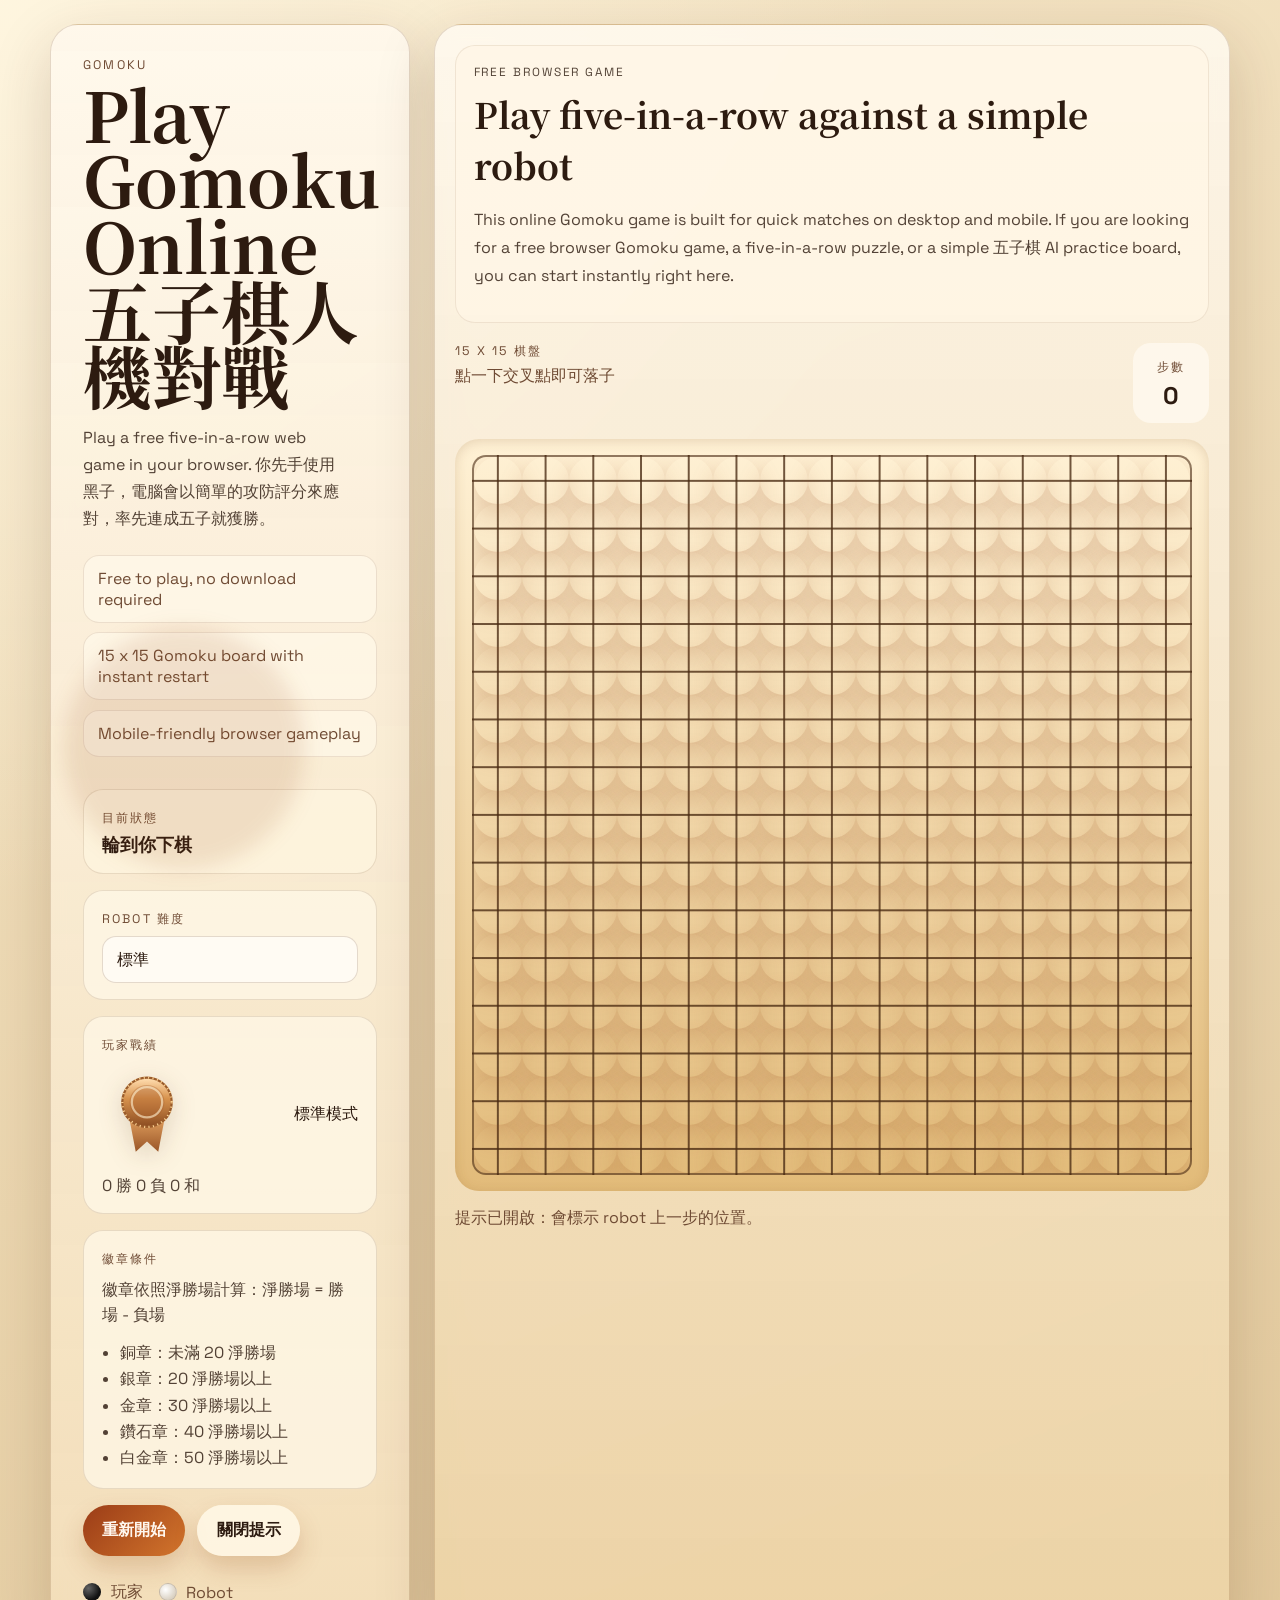
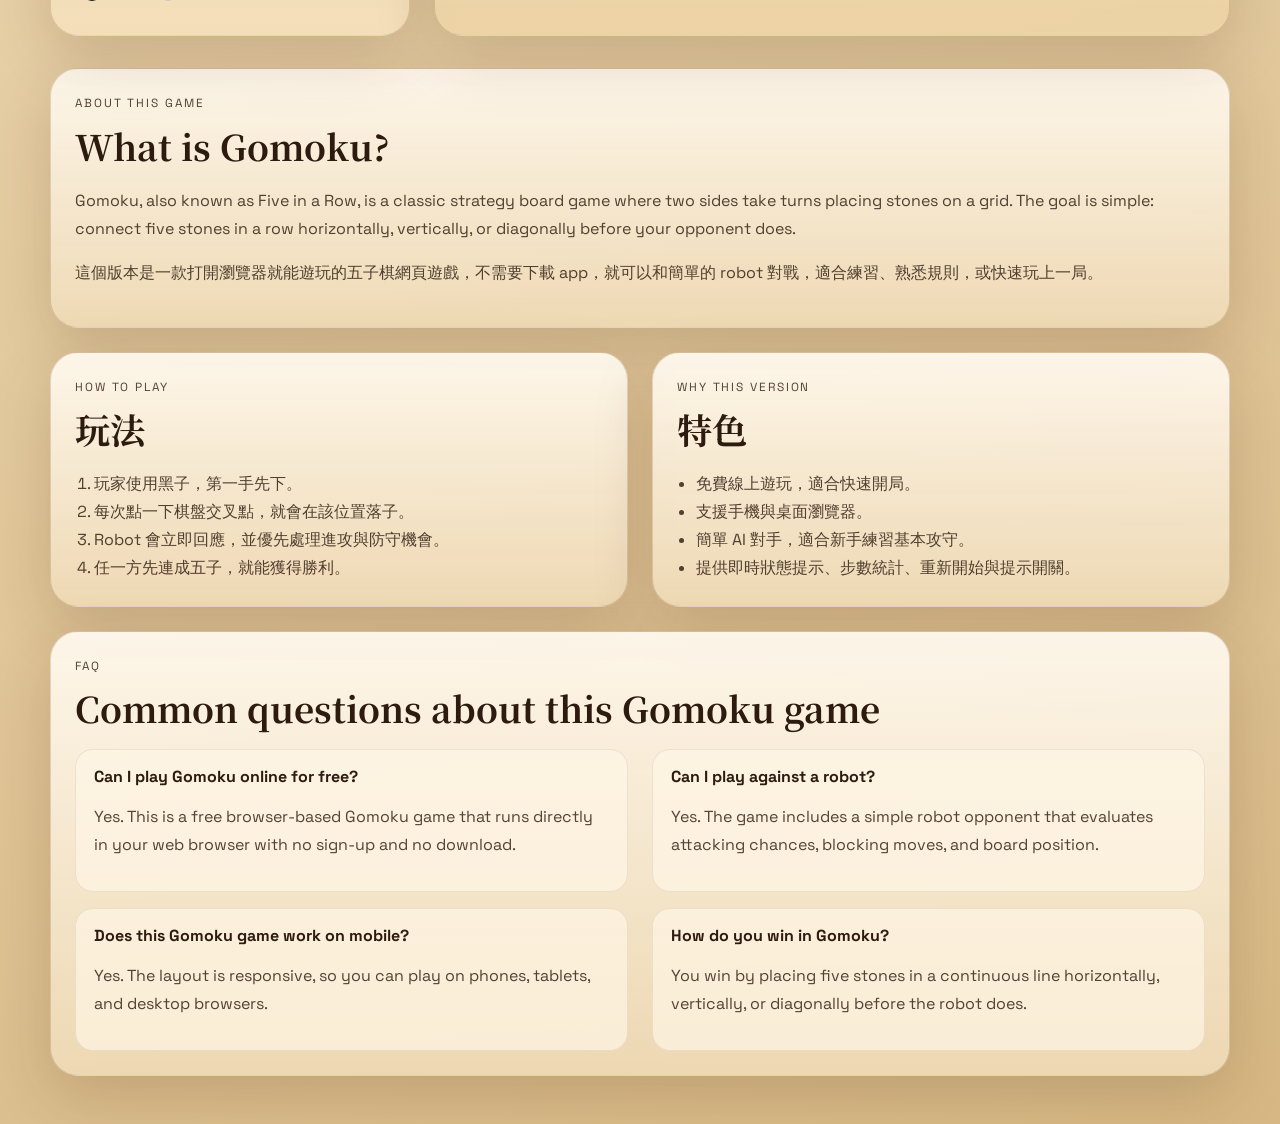
<file: index.html>
<!DOCTYPE html>
<html lang="zh-Hant">
<head>
  <meta charset="UTF-8">
  <meta name="viewport" content="width=device-width, initial-scale=1.0">
  <title>Play Gomoku Online Free | 五子棋人機對戰 Web Game</title>
  <meta name="description" content="Play Gomoku online for free in your browser. Enjoy a mobile-friendly five-in-a-row web game with a simple robot opponent, instant restart, and no download required.">
  <meta name="keywords" content="gomoku online, play gomoku, five in a row, 五子棋, 五子棋 線上, 五子棋 web game, browser game">
  <meta name="robots" content="index, follow">
  <meta name="author" content="Neal Yip">
  <link rel="canonical" href="https://nealyip.github.io/gomoku/">
  <meta property="og:type" content="website">
  <meta property="og:title" content="Play Gomoku Online Free | 五子棋人機對戰 Web Game">
  <meta property="og:description" content="Free browser-based Gomoku with a simple robot opponent. Play five-in-a-row on desktop or mobile with no download.">
  <meta property="og:url" content="https://nealyip.github.io/gomoku/">
  <meta property="og:site_name" content="Gomoku Web Game">
  <meta property="og:image" content="https://nealyip.github.io/gomoku/social-preview.svg">
  <meta property="og:image:type" content="image/svg+xml">
  <meta property="og:image:alt" content="Gomoku web game preview with a wooden board and black and white stones">
  <meta name="twitter:card" content="summary_large_image">
  <meta name="twitter:title" content="Play Gomoku Online Free">
  <meta name="twitter:description" content="A free browser-based Gomoku game with a simple AI robot opponent.">
  <meta name="twitter:image" content="https://nealyip.github.io/gomoku/social-preview.svg">
  <meta name="theme-color" content="#d7b884">
  <link rel="icon" href="favicon.svg" type="image/svg+xml">
  <link rel="preconnect" href="https://fonts.googleapis.com">
  <link rel="preconnect" href="https://fonts.gstatic.com" crossorigin>
  <link href="https://fonts.googleapis.com/css2?family=Noto+Serif+TC:wght@500;700&family=Space+Grotesk:wght@400;500;700&display=swap" rel="stylesheet">
  <link rel="stylesheet" href="style.css?v=20260422-1">
  <script type="application/ld+json">
    {
      "@context": "https://schema.org",
      "@type": "VideoGame",
      "name": "Gomoku Web Game",
      "url": "https://nealyip.github.io/gomoku/",
      "image": "https://nealyip.github.io/gomoku/social-preview.svg",
      "description": "A free browser-based Gomoku game with a simple robot opponent. Play five-in-a-row online on desktop or mobile.",
      "genre": ["Strategy game", "Board game", "Puzzle game"],
      "gamePlatform": ["Web browser", "Mobile web"],
      "inLanguage": ["en", "zh-Hant"],
      "applicationCategory": "Game",
      "operatingSystem": "Any",
      "offers": {
        "@type": "Offer",
        "price": "0",
        "priceCurrency": "USD"
      },
      "author": {
        "@type": "Person",
        "name": "Neal Yip"
      }
    }
  </script>
</head>
<body>
  <div class="mobile-sticky-bar" aria-label="行動版快捷操作">
    <div class="mobile-sticky-inner">
      <label class="mobile-sticky-field" for="mobileDifficultySelect">
        <span class="label">難度</span>
        <select id="mobileDifficultySelect" aria-label="選擇行動版 Robot 難度">
          <option value="normal" selected>標準</option>
          <option value="expert">高手</option>
        </select>
      </label>
      <div class="mobile-sticky-stats" aria-live="polite">
        <img id="mobileBadge" class="badge-image" src="badge-bronze.svg" alt="銅章">
        <strong id="mobileRecord">0 勝 0 負</strong>
      </div>
      <button id="mobileRestartBtn" type="button">重新開始</button>
    </div>
  </div>

  <main class="app-shell">
    <section class="hero-panel">
      <p class="eyebrow">GOMOKU</p>
      <h1>Play Gomoku Online<br>五子棋人機對戰</h1>
      <p class="intro">
        Play a free five-in-a-row web game in your browser. 你先手使用黑子，電腦會以簡單的攻防評分來應對，率先連成五子就獲勝。
      </p>

      <ul class="hero-points" aria-label="遊戲特色">
        <li>Free to play, no download required</li>
        <li>15 x 15 Gomoku board with instant restart</li>
        <li>Mobile-friendly browser gameplay</li>
      </ul>

      <div class="controls">
        <div class="status-card">
          <span class="label">目前狀態</span>
          <strong id="status">輪到你下棋</strong>
        </div>

        <div class="difficulty-card">
          <label class="label" for="difficultySelect">Robot 難度</label>
          <select id="difficultySelect" aria-label="選擇 Robot 難度">
            <option value="normal" selected>標準</option>
            <option value="expert">高手</option>
          </select>
        </div>

        <div class="stats-card" aria-live="polite">
          <span class="label">玩家戰績</span>
          <div class="stats-topline">
            <img id="badgeText" class="badge-image badge-image-large" src="badge-bronze.svg" alt="銅章">
            <span id="difficultyLabel">標準模式</span>
          </div>
          <p id="recordSummary" class="stats-summary">0 勝 0 負 0 和</p>
        </div>

        <div class="badge-rule-card">
          <span class="label">徽章條件</span>
          <p class="badge-rule-intro">徽章依照淨勝場計算：淨勝場 = 勝場 - 負場</p>
          <ul class="badge-rule-list">
            <li>銅章：未滿 20 淨勝場</li>
            <li>銀章：20 淨勝場以上</li>
            <li>金章：30 淨勝場以上</li>
            <li>鑽石章：40 淨勝場以上</li>
            <li>白金章：50 淨勝場以上</li>
          </ul>
        </div>

        <div class="button-row">
          <button id="restartBtn" type="button">重新開始</button>
          <button id="toggleBtn" type="button" class="secondary">關閉提示</button>
        </div>
      </div>

      <div class="legend">
        <div><span class="stone black"></span> 玩家</div>
        <div><span class="stone white"></span> Robot</div>
      </div>
    </section>

    <section class="board-panel">
      <div class="seo-copy">
        <p class="seo-kicker">Free browser game</p>
        <h2>Play five-in-a-row against a simple robot</h2>
        <p>
          This online Gomoku game is built for quick matches on desktop and mobile. If you are looking for a free browser Gomoku game, a five-in-a-row puzzle, or a simple 五子棋 AI practice board, you can start instantly right here.
        </p>
      </div>

      <div class="board-header">
        <div>
          <p class="board-title">15 x 15 棋盤</p>
          <p class="board-subtitle">點一下交叉點即可落子</p>
        </div>
        <div class="move-counter">
          <span>步數</span>
          <strong id="moveCount">0</strong>
        </div>
      </div>

      <div class="board-wrap">
        <div id="board" class="board" aria-label="五子棋棋盤" role="grid"></div>
        <svg id="winLine" class="win-line" viewBox="0 0 100 100" preserveAspectRatio="none" aria-hidden="true">
          <line id="winLinePath" x1="0" y1="0" x2="0" y2="0"></line>
        </svg>
      </div>

      <p class="hint" id="hint">提示已開啟：會標示 robot 上一步的位置。</p>
    </section>
  </main>

  <section class="content-shell" aria-label="Game information">
    <section class="content-card">
      <p class="content-label">About This Game</p>
      <h2>What is Gomoku?</h2>
      <p>
        Gomoku, also known as Five in a Row, is a classic strategy board game where two sides take turns placing stones on a grid. The goal is simple: connect five stones in a row horizontally, vertically, or diagonally before your opponent does.
      </p>
      <p>
        這個版本是一款打開瀏覽器就能遊玩的五子棋網頁遊戲，不需要下載 app，就可以和簡單的 robot 對戰，適合練習、熟悉規則，或快速玩上一局。
      </p>
    </section>

    <section class="content-grid" aria-label="Gameplay details">
      <article class="content-card">
        <p class="content-label">How To Play</p>
        <h2>玩法</h2>
        <ol class="content-list">
          <li>玩家使用黑子，第一手先下。</li>
          <li>每次點一下棋盤交叉點，就會在該位置落子。</li>
          <li>Robot 會立即回應，並優先處理進攻與防守機會。</li>
          <li>任一方先連成五子，就能獲得勝利。</li>
        </ol>
      </article>

      <article class="content-card">
        <p class="content-label">Why This Version</p>
        <h2>特色</h2>
        <ul class="content-list">
          <li>免費線上遊玩，適合快速開局。</li>
          <li>支援手機與桌面瀏覽器。</li>
          <li>簡單 AI 對手，適合新手練習基本攻守。</li>
          <li>提供即時狀態提示、步數統計、重新開始與提示開關。</li>
        </ul>
      </article>
    </section>

    <section class="content-card faq-card" aria-label="Frequently asked questions">
      <p class="content-label">FAQ</p>
      <h2>Common questions about this Gomoku game</h2>

      <div class="faq-list">
        <article>
          <h3>Can I play Gomoku online for free?</h3>
          <p>Yes. This is a free browser-based Gomoku game that runs directly in your web browser with no sign-up and no download.</p>
        </article>

        <article>
          <h3>Can I play against a robot?</h3>
          <p>Yes. The game includes a simple robot opponent that evaluates attacking chances, blocking moves, and board position.</p>
        </article>

        <article>
          <h3>Does this Gomoku game work on mobile?</h3>
          <p>Yes. The layout is responsive, so you can play on phones, tablets, and desktop browsers.</p>
        </article>

        <article>
          <h3>How do you win in Gomoku?</h3>
          <p>You win by placing five stones in a continuous line horizontally, vertically, or diagonally before the robot does.</p>
        </article>
      </div>
    </section>
  </section>

  <div id="resultModal" class="result-modal" aria-hidden="true">
    <div id="resultBackdrop" class="result-backdrop"></div>
    <section class="result-card" role="dialog" aria-modal="true" aria-labelledby="resultTitle" aria-describedby="resultText">
      <p class="result-kicker">Game Result</p>
      <h2 id="resultTitle">對局結束</h2>
      <p id="resultText">這一局已經分出勝負。</p>
      <div class="result-actions">
        <button id="playAgainBtn" type="button">再玩一局</button>
        <button id="closeModalBtn" type="button" class="secondary">查看棋盤</button>
      </div>
    </section>
  </div>

  <script src="script.js?v=20260422-1"></script>
</body>
</html>
</file>
<file: style.css>
:root {
  --bg-top: #f6e7c8;
  --bg-bottom: #d7b884;
  --panel: rgba(98, 56, 24, 0.14);
  --panel-strong: rgba(255, 246, 225, 0.72);
  --text: #2d1b10;
  --muted: #6f4b34;
  --accent: #a9441d;
  --accent-soft: #db8f4a;
  --line: rgba(72, 42, 18, 0.78);
  --shadow: 0 20px 60px rgba(73, 36, 12, 0.18);
}

* {
  box-sizing: border-box;
}

body {
  margin: 0;
  min-height: 100vh;
  font-family: "Space Grotesk", sans-serif;
  color: var(--text);
  background:
    radial-gradient(circle at top left, rgba(255, 246, 224, 0.95), transparent 30%),
    linear-gradient(160deg, var(--bg-top), var(--bg-bottom));
}

body.modal-open {
  overflow: hidden;
}

.mobile-sticky-bar {
  display: none;
}

body::before,
body::after {
  content: "";
  position: fixed;
  inset: auto;
  border-radius: 999px;
  pointer-events: none;
  filter: blur(10px);
}

body::before {
  width: 280px;
  height: 280px;
  top: 3rem;
  right: 6vw;
  background: rgba(255, 226, 169, 0.28);
}

body::after {
  width: 240px;
  height: 240px;
  bottom: 2rem;
  left: 5vw;
  background: rgba(151, 67, 20, 0.12);
}

.app-shell {
  width: min(1180px, calc(100vw - 2rem));
  margin: 0 auto;
  min-height: 100vh;
  display: grid;
  grid-template-columns: minmax(280px, 360px) minmax(0, 1fr);
  gap: 1.5rem;
  padding: 1.5rem 0 2rem;
}

.hero-panel,
.board-panel {
  position: relative;
  overflow: hidden;
  min-width: 0;
  border: 1px solid rgba(107, 61, 26, 0.18);
  border-radius: 28px;
  box-shadow: var(--shadow);
  backdrop-filter: blur(10px);
}

.hero-panel {
  padding: 2rem;
  background:
    linear-gradient(180deg, rgba(255, 248, 236, 0.9), rgba(241, 218, 177, 0.78)),
    rgba(255, 248, 236, 0.7);
}

.board-panel {
  padding: 1.25rem;
  background:
    linear-gradient(180deg, rgba(255, 249, 238, 0.72), rgba(235, 207, 157, 0.82)),
    rgba(255, 255, 255, 0.45);
}

.eyebrow,
.board-title,
.label,
.move-counter span {
  margin: 0;
  letter-spacing: 0.18em;
  text-transform: uppercase;
  font-size: 0.78rem;
  color: var(--muted);
}

h1 {
  margin: 0.5rem 0 1rem;
  font-family: "Noto Serif TC", serif;
  font-size: clamp(2.4rem, 6vw, 4.3rem);
  line-height: 0.95;
}

.intro {
  margin: 0;
  max-width: 26ch;
  color: rgba(45, 27, 16, 0.82);
  font-size: 1rem;
  line-height: 1.7;
}

.hero-points {
  margin: 1.4rem 0 0;
  padding: 0;
  list-style: none;
  display: grid;
  gap: 0.6rem;
  color: var(--muted);
}

.hero-points li {
  padding: 0.75rem 0.9rem;
  border-radius: 16px;
  background: rgba(255, 248, 233, 0.72);
  border: 1px solid rgba(107, 61, 26, 0.12);
}

.controls {
  display: grid;
  gap: 1rem;
  margin-top: 2rem;
}

.status-card {
  padding: 1rem 1.1rem;
  border-radius: 20px;
  background: var(--panel-strong);
  border: 1px solid rgba(100, 57, 25, 0.14);
}

.difficulty-card {
  padding: 1rem 1.1rem;
  border-radius: 20px;
  background: rgba(255, 248, 233, 0.72);
  border: 1px solid rgba(100, 57, 25, 0.14);
}

.stats-card {
  padding: 1rem 1.1rem;
  border-radius: 20px;
  background: rgba(255, 248, 233, 0.72);
  border: 1px solid rgba(100, 57, 25, 0.14);
}

.badge-rule-card {
  padding: 1rem 1.1rem;
  border-radius: 20px;
  background: rgba(255, 248, 233, 0.72);
  border: 1px solid rgba(100, 57, 25, 0.14);
}

.status-card strong {
  display: block;
  margin-top: 0.4rem;
  font-size: 1.1rem;
}

.difficulty-card select {
  width: 100%;
  margin-top: 0.5rem;
  border: 1px solid rgba(107, 61, 26, 0.18);
  border-radius: 14px;
  padding: 0.75rem 0.9rem;
  font: inherit;
  color: var(--text);
  background: rgba(255, 252, 245, 0.92);
  appearance: none;
}

.stats-topline {
  display: flex;
  align-items: center;
  justify-content: space-between;
  gap: 0.75rem;
  margin-top: 0.55rem;
}

.stats-summary {
  margin: 0.65rem 0 0;
  color: rgba(45, 27, 16, 0.82);
}

.badge-rule-intro {
  margin: 0.55rem 0 0;
  color: rgba(45, 27, 16, 0.82);
  line-height: 1.6;
}

.badge-rule-list {
  margin: 0.75rem 0 0;
  padding-left: 1.15rem;
  color: rgba(45, 27, 16, 0.82);
  line-height: 1.65;
}

.badge-image {
  width: 74px;
  height: auto;
  display: block;
  filter: drop-shadow(0 6px 12px rgba(78, 45, 18, 0.16));
}

.badge-image-large {
  width: 90px;
}

.mobile-sticky-field {
  display: grid;
  gap: 0.35rem;
  min-width: 0;
}

.mobile-sticky-field select {
  width: 100%;
  border: 1px solid rgba(107, 61, 26, 0.16);
  border-radius: 14px;
  padding: 0.72rem 0.85rem;
  font: inherit;
  color: var(--text);
  background: rgba(255, 251, 243, 0.96);
  appearance: none;
}

.mobile-sticky-stats {
  display: none;
}

.button-row {
  display: flex;
  gap: 0.75rem;
  flex-wrap: wrap;
}

button {
  border: 0;
  border-radius: 999px;
  padding: 0.9rem 1.2rem;
  font: inherit;
  font-weight: 700;
  color: #fff7ee;
  background: linear-gradient(135deg, #9b3c17, #d2752c);
  box-shadow: 0 12px 24px rgba(146, 67, 24, 0.22);
  cursor: pointer;
  transition: transform 180ms ease, box-shadow 180ms ease, opacity 180ms ease;
}

button:hover {
  transform: translateY(-1px);
  box-shadow: 0 16px 28px rgba(146, 67, 24, 0.28);
}

button.secondary {
  color: var(--text);
  background: rgba(255, 247, 230, 0.88);
}

.legend {
  display: flex;
  gap: 1rem;
  flex-wrap: wrap;
  margin-top: 1.6rem;
  color: var(--muted);
}

.legend div {
  display: inline-flex;
  align-items: center;
  gap: 0.6rem;
}

.stone {
  width: 18px;
  height: 18px;
  border-radius: 50%;
  display: inline-block;
}

.stone.black {
  background: radial-gradient(circle at 30% 30%, #646464, #111 65%);
}

.stone.white {
  background: radial-gradient(circle at 35% 35%, #fff, #dbd2c4 70%);
  border: 1px solid rgba(79, 56, 39, 0.18);
}

.board-header {
  display: flex;
  justify-content: space-between;
  align-items: flex-start;
  gap: 1rem;
  margin-bottom: 1rem;
}

.seo-copy {
  margin-bottom: 1.2rem;
  padding: 1rem 1.1rem;
  border-radius: 20px;
  background: rgba(255, 247, 230, 0.68);
  border: 1px solid rgba(107, 61, 26, 0.1);
}

.seo-kicker,
.content-label {
  margin: 0 0 0.35rem;
  letter-spacing: 0.16em;
  text-transform: uppercase;
  font-size: 0.74rem;
  color: var(--muted);
}

.seo-copy h2,
.content-card h2 {
  margin: 0;
  font-family: "Noto Serif TC", serif;
  font-size: clamp(1.45rem, 3.5vw, 2.2rem);
}

.seo-copy p,
.content-card p,
.faq-list p,
.content-list {
  color: rgba(45, 27, 16, 0.82);
  line-height: 1.75;
}

.board-subtitle,
.hint {
  margin: 0.35rem 0 0;
  color: var(--muted);
}

.move-counter {
  min-width: 76px;
  padding: 0.75rem 0.9rem;
  text-align: center;
  border-radius: 18px;
  background: rgba(255, 250, 241, 0.75);
}

.move-counter strong {
  display: block;
  margin-top: 0.25rem;
  font-size: 1.5rem;
}

.board-wrap {
  position: relative;
  display: grid;
  place-items: center;
  padding: 1rem;
  border-radius: 24px;
  background:
    linear-gradient(180deg, rgba(255, 241, 212, 0.95), rgba(225, 184, 116, 0.92));
  box-shadow: inset 0 2px 12px rgba(114, 66, 28, 0.18);
}

.board {
  width: min(100%, 720px);
  max-width: 100%;
  aspect-ratio: 1;
  display: grid;
  grid-template-columns: repeat(15, 1fr);
  grid-template-rows: repeat(15, 1fr);
  background:
    linear-gradient(to right, transparent calc(50% - 1px), var(--line) calc(50% - 1px), var(--line) calc(50% + 1px), transparent calc(50% + 1px)),
    linear-gradient(to bottom, transparent calc(50% - 1px), var(--line) calc(50% - 1px), var(--line) calc(50% + 1px), transparent calc(50% + 1px));
  background-size: calc(100% / 15) calc(100% / 15);
  border: 2px solid rgba(71, 39, 15, 0.6);
  border-radius: 14px;
  overflow: hidden;
}

.win-line {
  position: absolute;
  inset: 1rem;
  width: calc(100% - 2rem);
  height: calc(100% - 2rem);
  pointer-events: none;
  overflow: visible;
}

.win-line line {
  stroke: rgba(187, 40, 28, 0.92);
  stroke-width: 1.2;
  stroke-linecap: round;
  filter: drop-shadow(0 2px 6px rgba(118, 18, 18, 0.26));
  opacity: 0;
  transition: opacity 180ms ease;
}

.win-line.active line {
  opacity: 1;
}

.cell {
  position: relative;
  width: 100%;
  height: 100%;
  border: 0;
  padding: 0;
  background: transparent;
  cursor: pointer;
}

.cell::after {
  content: "";
  position: absolute;
  inset: 18%;
  border-radius: 50%;
  opacity: 0;
  transform: scale(0.55);
  transition: opacity 160ms ease, transform 160ms ease;
}

.cell:hover::after {
  opacity: 0.2;
  transform: scale(0.9);
  background: rgba(120, 61, 21, 0.4);
}

.cell.black::after,
.cell.white::after,
.cell.last-move::before {
  opacity: 1;
  transform: scale(1);
}

.cell.black::after {
  background: radial-gradient(circle at 32% 28%, #686868, #181818 68%);
  box-shadow: 0 6px 10px rgba(0, 0, 0, 0.18);
}

.cell.white::after {
  background: radial-gradient(circle at 32% 28%, #fff, #d6ccc1 70%);
  box-shadow: 0 6px 10px rgba(81, 60, 44, 0.15);
}

.cell.last-move::before {
  content: "";
  position: absolute;
  inset: 8%;
  border: 2px solid rgba(169, 68, 29, 0.92);
  border-radius: 50%;
  animation: pulse 1.1s ease-out infinite;
}

.hint {
  min-height: 1.5rem;
  margin-top: 1rem;
}

.content-shell {
  width: min(1180px, calc(100vw - 2rem));
  margin: 0 auto 3rem;
  display: grid;
  gap: 1.5rem;
}

.content-grid {
  display: grid;
  grid-template-columns: repeat(2, minmax(0, 1fr));
  gap: 1.5rem;
}

.content-card {
  padding: 1.5rem;
  border-radius: 28px;
  border: 1px solid rgba(107, 61, 26, 0.18);
  background:
    linear-gradient(180deg, rgba(255, 249, 238, 0.85), rgba(237, 214, 174, 0.82)),
    rgba(255, 255, 255, 0.5);
  box-shadow: var(--shadow);
}

.content-list {
  margin: 1rem 0 0;
  padding-left: 1.2rem;
}

.faq-list {
  display: grid;
  grid-template-columns: repeat(2, minmax(0, 1fr));
  gap: 1rem 1.5rem;
  margin-top: 1rem;
}

.faq-list article {
  padding: 1rem 1.1rem;
  border-radius: 18px;
  background: rgba(255, 247, 230, 0.68);
  border: 1px solid rgba(107, 61, 26, 0.1);
}

.faq-list h3 {
  margin: 0 0 0.45rem;
  font-size: 1rem;
}

.result-modal {
  position: fixed;
  inset: 0;
  z-index: 40;
  display: grid;
  place-items: center;
  padding: 1rem;
  opacity: 0;
  visibility: hidden;
  transition: opacity 180ms ease, visibility 180ms ease;
}

.result-modal.open {
  opacity: 1;
  visibility: visible;
}

.result-backdrop {
  position: absolute;
  inset: 0;
  background: rgba(33, 20, 12, 0.42);
  backdrop-filter: blur(10px);
}

.result-card {
  position: relative;
  z-index: 1;
  width: min(100%, 420px);
  padding: 1.5rem;
  border-radius: 28px;
  border: 1px solid rgba(107, 61, 26, 0.16);
  background:
    linear-gradient(180deg, rgba(255, 248, 236, 0.97), rgba(236, 206, 158, 0.95)),
    rgba(255, 255, 255, 0.88);
  box-shadow: 0 24px 70px rgba(46, 24, 12, 0.25);
}

.result-kicker {
  margin: 0 0 0.35rem;
  letter-spacing: 0.16em;
  text-transform: uppercase;
  font-size: 0.74rem;
  color: var(--muted);
}

.result-card h2 {
  margin: 0;
  font-family: "Noto Serif TC", serif;
  font-size: clamp(1.8rem, 5vw, 2.5rem);
}

.result-card p {
  color: rgba(45, 27, 16, 0.82);
  line-height: 1.7;
}

.result-actions {
  display: flex;
  gap: 0.75rem;
  flex-wrap: wrap;
  margin-top: 1.2rem;
}

@keyframes pulse {
  0% {
    transform: scale(0.86);
    opacity: 0.95;
  }

  100% {
    transform: scale(1.1);
    opacity: 0;
  }
}

@media (max-width: 900px) {
  .app-shell {
    grid-template-columns: 1fr;
    min-height: auto;
  }

  .hero-panel {
    padding: 1.5rem;
  }

  .board {
    width: min(100%, 680px);
  }

  .content-grid,
  .faq-list {
    grid-template-columns: 1fr;
  }
}

@media (max-width: 560px) {
  .mobile-sticky-bar {
    position: sticky;
    top: 0;
    z-index: 30;
    display: block;
    padding: 0.2rem 0.45rem 0;
  }

  .mobile-sticky-inner {
    display: grid;
    grid-template-columns: minmax(112px, 1.1fr) auto auto auto;
    align-items: center;
    gap: 0.4rem;
    width: min(100vw - 1rem, 100%);
    margin: 0 auto;
    padding: 0.32rem 0.42rem;
    border-radius: 16px;
    background: rgba(255, 248, 236, 0.78);
    border: 1px solid rgba(107, 61, 26, 0.12);
    box-shadow: 0 6px 16px rgba(58, 29, 14, 0.1);
    backdrop-filter: blur(10px);
  }

  .mobile-sticky-inner button {
    width: auto;
    white-space: nowrap;
    min-height: 36px;
    padding: 0.55rem 0.78rem;
    padding-inline: 0.78rem;
    border-radius: 999px;
    box-shadow: 0 6px 14px rgba(146, 67, 24, 0.16);
  }

  .mobile-sticky-stats {
    display: contents;
  }

  .mobile-sticky-stats .badge {
    width: 52px;
  }

  .mobile-sticky-stats strong {
    display: block;
    min-width: 58px;
    text-align: left;
    font-size: 0.74rem;
    white-space: nowrap;
    color: rgba(45, 27, 16, 0.82);
  }

  .mobile-sticky-field {
    display: grid;
    grid-template-columns: auto minmax(84px, 1fr);
    align-items: center;
    gap: 0.35rem;
  }

  .mobile-sticky-field .label {
    margin: 0;
    font-size: 0.68rem;
    letter-spacing: 0.08em;
    white-space: nowrap;
  }

  .mobile-sticky-field select {
    margin: 0;
    min-height: 36px;
    border-radius: 10px;
    padding: 0.48rem 0.62rem;
  }

  .stats-card {
    display: none;
  }

  .app-shell {
    width: min(100vw - 1rem, 100%);
    padding-top: 0.5rem;
  }

  .hero-panel,
  .board-panel {
    border-radius: 24px;
  }

  .board-wrap {
    padding: 0.75rem;
  }

  .win-line {
    inset: 0.75rem;
    width: calc(100% - 1.5rem);
    height: calc(100% - 1.5rem);
  }

  .button-row {
    flex-direction: column;
  }

  button {
    width: 100%;
  }

  .content-shell {
    width: min(100vw - 1rem, 100%);
    margin-bottom: 2rem;
  }

  .content-card {
    padding: 1.2rem;
    border-radius: 24px;
  }

  .result-card {
    padding: 1.25rem;
    border-radius: 24px;
  }

  .result-actions {
    flex-direction: column;
  }
}
</file>
